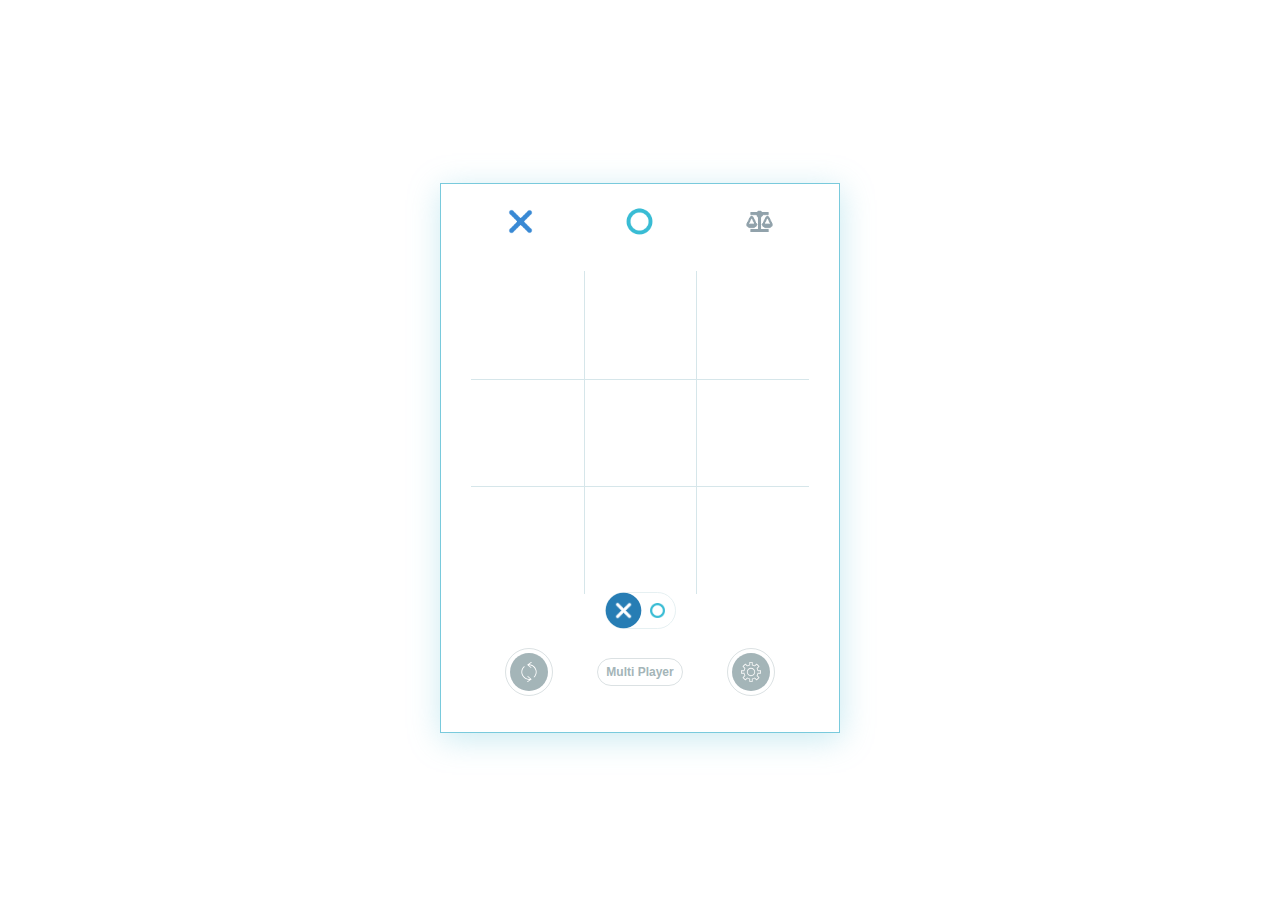
<file: TicTacToe/min/index.html>
<!DOCTYPE html><html lang=en><meta charset=UTF-8><meta content="IE=edge"http-equiv=X-UA-Compatible><meta content="width=device-width,initial-scale=1"name=viewport><title>TicTacToe</title><link rel="icon" type="image/x-icon" href="https://bit.ly/3EmR6Ut"><link href=style.css rel=stylesheet><body><noscript>You need to enable JavaScript to run this app.</noscript><div class=game><div class=score-board><div class=player-x><img alt=""src=./images/x.png> <span class=x-counter></span></div><div class=player-o><img alt=""src=./images/o.png> <span class=o-counter></span></div><div class=draw><img alt=""src=./images/d.png> <span class=draw-counter></span></div></div><div class=board><div class=winning-line-wrap><div class=winning-line></div></div><div class=board-wrap><div class=board-tile data-index=0></div><div class=board-tile data-index=1></div><div class=board-tile data-index=2></div><div class=board-tile data-index=3></div><div class=board-tile data-index=4></div><div class=board-tile data-index=5></div><div class=board-tile data-index=6></div><div class=board-tile data-index=7></div><div class=board-tile data-index=8></div></div></div><div class=move-status><span class="myturn-x x-move"><img alt=""src=./images/x.png></span><span class=o-move><img alt=""src=./images/o.png></span></div><div class=button-wrap><div class=button><button class=reset></button></div><div class=game-mode>Multi Player</div><div class=button><button class=settings></button></div></div></div><script src=index.min.js type=module></script>
</file>
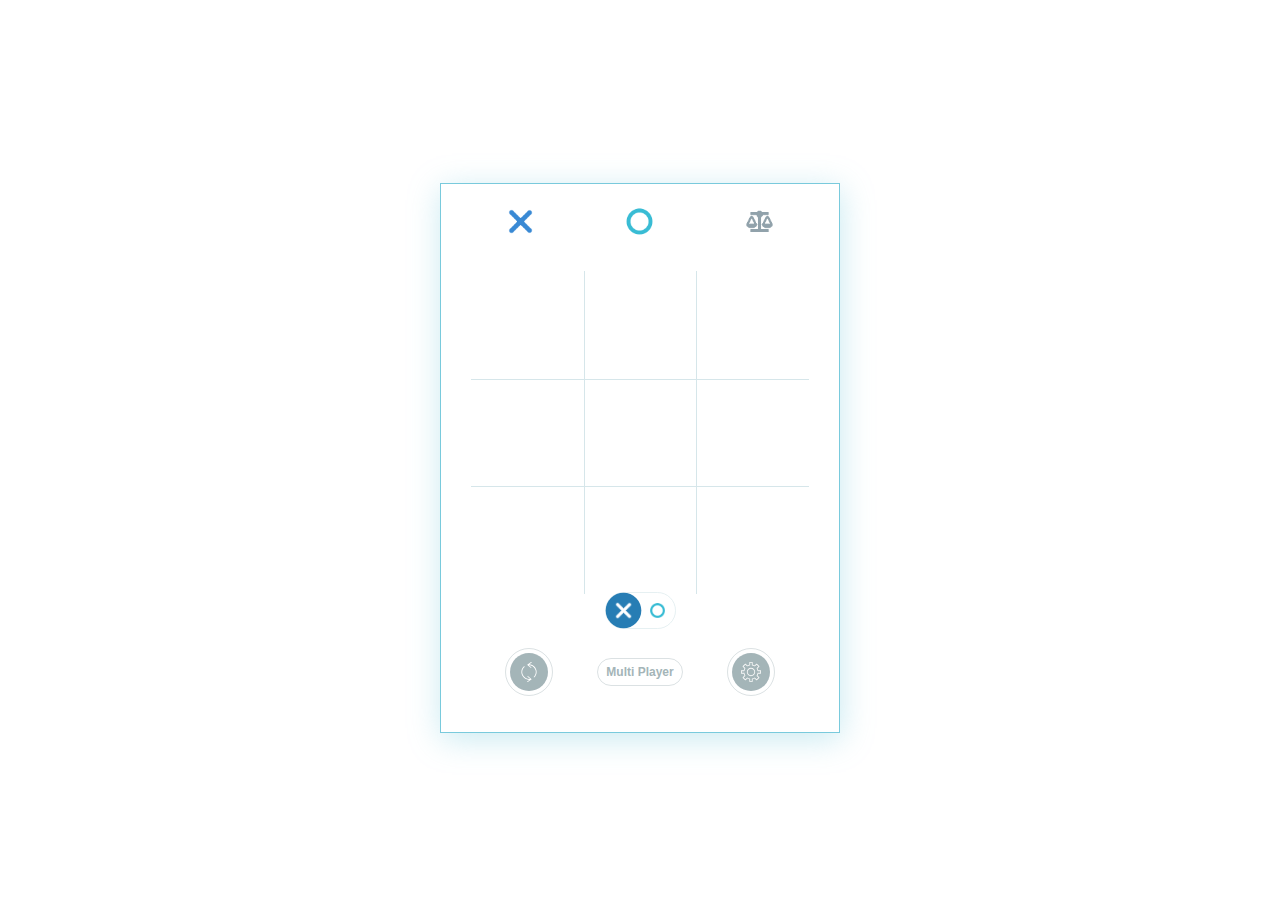
<file: TicTacToe/min/tictac.html>
<!DOCTYPE html><html lang=en><meta charset=UTF-8><meta content="IE=edge"http-equiv=X-UA-Compatible><meta content="width=device-width,initial-scale=1"name=viewport><title>Document</title><link href=style.css rel=stylesheet><body><noscript>You need to enable JavaScript to run this app.</noscript><div class=game><div class=score-board><div class=player-x><img alt=""src=./images/x.png> <span class=x-counter></span></div><div class=player-o><img alt=""src=./images/o.png> <span class=o-counter></span></div><div class=draw><img alt=""src=./images/d.png> <span class=draw-counter></span></div></div><div class=board><div class=winning-line-wrap><div class=winning-line></div></div><div class=board-wrap><div class=board-tile data-index=0></div><div class=board-tile data-index=1></div><div class=board-tile data-index=2></div><div class=board-tile data-index=3></div><div class=board-tile data-index=4></div><div class=board-tile data-index=5></div><div class=board-tile data-index=6></div><div class=board-tile data-index=7></div><div class=board-tile data-index=8></div></div></div><div class=move-status><span class="myturn-x x-move"><img alt=""src=./images/x.png></span><span class=o-move><img alt=""src=./images/o.png></span></div><div class=button-wrap><div class=button><button class=reset></button></div><div class=game-mode>Multi Player</div><div class=button><button class=settings></button></div></div></div><script src=index.min.js type=module></script>
</file>
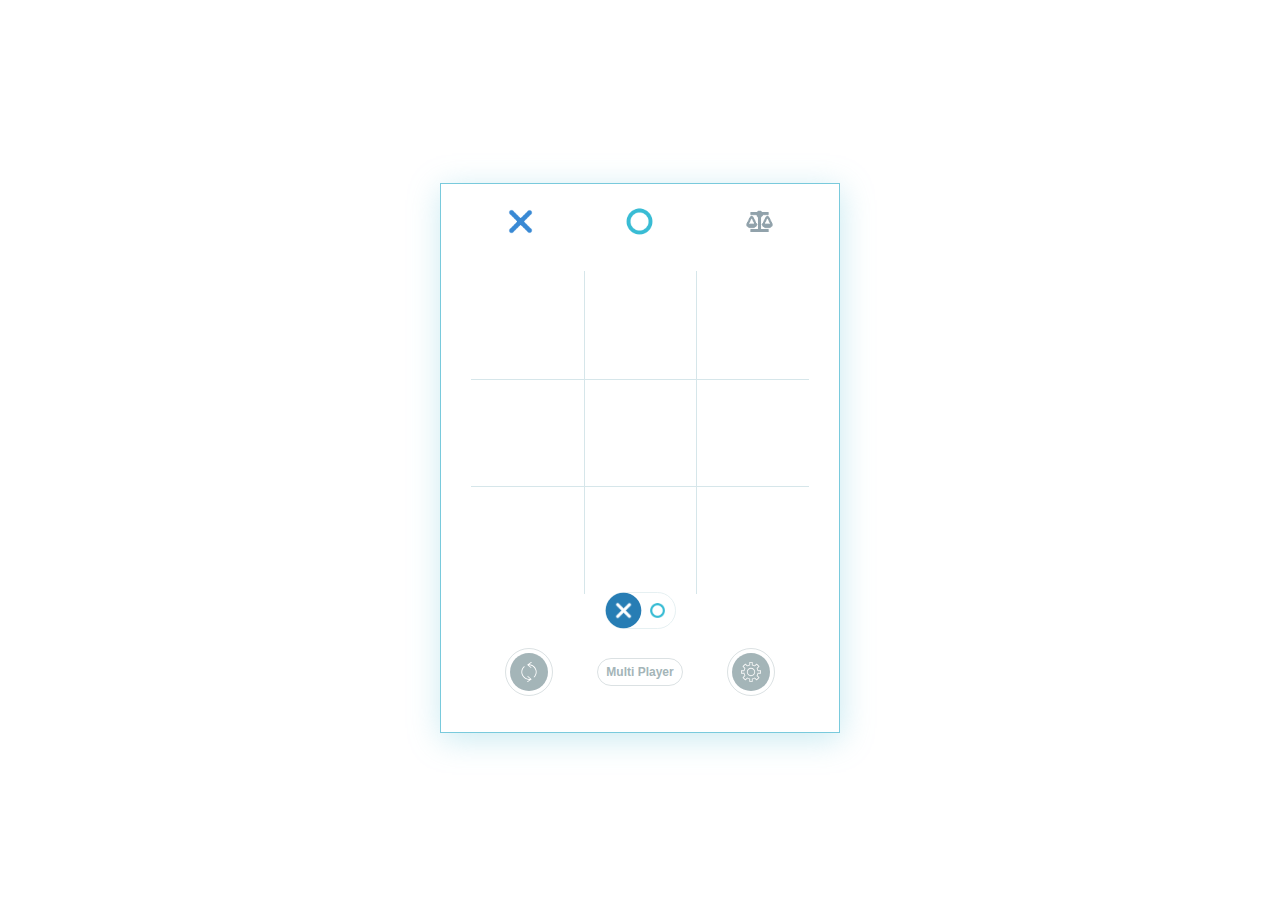
<file: TicTacToe/src/tictac.html>
<!DOCTYPE html>
<html lang="en">

<head>
  <meta charset="UTF-8">
  <meta http-equiv="X-UA-Compatible" content="IE=edge">
  <meta name="viewport" content="width=device-width, initial-scale=1.0">
  <title>Document</title>
  <link rel="stylesheet" href="style.css">
</head>

<body>
  <noscript>You need to enable JavaScript to run this app.</noscript>
  <div class="game">
    <div class="score-board">
      <div class="player-x">
        <img src="./images/x.png" alt="">
        <span class="x-counter"></span>
      </div>
      <div class="player-o">
        <img src="./images/o.png" alt="">
        <span class="o-counter"></span>
      </div>
      <div class="draw">
        <img src="./images/d.png" alt="">
        <span class="draw-counter"></span>
      </div>
    </div>
    <div class="board">
      <div class="winning-line-wrap">
        <div class="winning-line"></div>
      </div>
      <div class="board-wrap">
        <div class="board-tile" data-index="0"></div>
        <div class="board-tile" data-index="1"></div>
        <div class="board-tile" data-index="2"></div>
        <div class="board-tile" data-index="3"></div>
        <div class="board-tile" data-index="4"></div>
        <div class="board-tile" data-index="5"></div>
        <div class="board-tile" data-index="6"></div>
        <div class="board-tile" data-index="7"></div>
        <div class="board-tile" data-index="8"></div>
      </div>

    </div>
    <div class="move-status">
      <span class="x-move myturn-x"><img src="./images/x.png" alt=""></span>
      <span class="o-move"><img src="./images/o.png" alt=""></span>
    </div>

    <div class="button-wrap">
      <div class="button"><button class="reset"></button></div>
      <div class="game-mode">Multi Player</div>
      <div class="button"><button class="settings"></button></div>
    </div>
  </div>

  <script src="index.js" type="module"></script>
</body>

</html>
</file>
<file: TicTacToe/src/style.css>
body {
  display: -webkit-box;
  display: -ms-flexbox;
  display: flex;
  -webkit-box-align: center;
      -ms-flex-align: center;
          align-items: center;
  -webkit-box-pack: center;
      -ms-flex-pack: center;
          justify-content: center;
  height: 100vh;
  max-width: 100%;
  /* gap: 5vw; */
  -webkit-box-orient: vertical;
  -webkit-box-direction: normal;
      -ms-flex-direction: column;
          flex-direction: column;
  font-family: -apple-system, BlinkMacSystemFont, "Segoe UI", Roboto, Oxygen, Ubuntu, Cantarell, "Open Sans", "Helvetica Neue", sans-serif;
  font-weight: 700;
  font-size: 1.2rem;
  color: #4c6a86;
}

.game {
  -webkit-user-select: none;
     -moz-user-select: none;
      -ms-user-select: none;
          user-select: none;
  display: -webkit-box;
  display: -ms-flexbox;
  display: flex;
  -webkit-box-orient: vertical;
  -webkit-box-direction: normal;
      -ms-flex-direction: column;
          flex-direction: column;
  width: 95vw;
  max-width: 400px;
  padding: 0 20px 10px;
  height: 550px;
  border: 1px solid #79cadc;
  -webkit-box-sizing: border-box;
          box-sizing: border-box;
  -webkit-box-shadow: 1px 6px 30px 0 rgba(121, 202, 220, 0.4);
          box-shadow: 1px 6px 30px 0 rgba(121, 202, 220, 0.4);
  position: relative;
}

.game .score-board {
  display: -webkit-box;
  display: -ms-flexbox;
  display: flex;
  -ms-flex-pack: distribute;
      justify-content: space-around;
}

.game .score-board div {
  display: -webkit-box;
  display: -ms-flexbox;
  display: flex;
  -webkit-box-orient: vertical;
  -webkit-box-direction: normal;
      -ms-flex-direction: column;
          flex-direction: column;
  -webkit-box-align: center;
      -ms-flex-align: center;
          align-items: center;
  -webkit-box-pack: center;
      -ms-flex-pack: center;
          justify-content: center;
  color: #9a9a9a;
  font-size: 0.875rem;
}

.game .score-board div img {
  margin-bottom: -8px;
  -webkit-transform: scale(0.35);
          transform: scale(0.35);
}

.game .board {
  height: 60%;
  position: relative;
}

.game .board .board-wrap {
  height: 100%;
  -ms-grid-rows: (1fr)[3];
      grid-template-rows: repeat(3, 1fr);
  -ms-grid-columns: (1fr)[3];
      grid-template-columns: repeat(3, 1fr);
  display: -ms-grid;
  display: grid;
  margin: 20px 10px;
  -webkit-box-flex: 1;
      -ms-flex-positive: 1;
          flex-grow: 1;
  gap: 0;
}

.game .board .board-wrap .board-tile {
  display: -webkit-box;
  display: -ms-flexbox;
  display: flex;
  -webkit-box-align: center;
      -ms-flex-align: center;
          align-items: center;
  -webkit-box-pack: center;
      -ms-flex-pack: center;
          justify-content: center;
  width: 100%;
  height: 100%;
  position: relative;
  cursor: pointer;
  border-collapse: collapse;
  margin: 0;
}

.game .board .board-wrap .board-tile img {
  -webkit-transform: scale(55%);
          transform: scale(55%);
}

.game .board .board-wrap .board-tile:not(:nth-child(3n)) {
  border-right: 1px solid #d6e6ea;
}

.game .board .board-wrap .board-tile:not(:nth-last-child(-n + 3)) {
  border-bottom: 1px solid #d6e6ea;
}

.game .move-status {
  display: -webkit-inline-box;
  display: -ms-inline-flexbox;
  display: inline-flex;
  -webkit-box-pack: justify;
      -ms-flex-pack: justify;
          justify-content: space-between;
  position: relative;
  width: 65px;
  margin: 1.15rem auto;
  padding: 2px;
  border: 1px solid rgba(214, 230, 234, 0.6);
  border-radius: 24px;
}

.game .move-status span {
  display: -webkit-inline-box;
  display: -ms-inline-flexbox;
  display: inline-flex;
  border-radius: 50%;
  padding: 8px;
  margin-right: 3px;
  -webkit-transition: all 0.4s ease-in-out;
  transition: all 0.4s ease-in-out;
}

.game .move-status span img {
  width: 15px;
  height: 15px;
}

.game .button-wrap {
  display: -webkit-box;
  display: -ms-flexbox;
  display: flex;
  -webkit-box-pack: space-evenly;
      -ms-flex-pack: space-evenly;
          justify-content: space-evenly;
  -webkit-box-align: center;
      -ms-flex-align: center;
          align-items: center;
}

.game .button-wrap .button {
  width: 46px;
  display: -webkit-box;
  display: -ms-flexbox;
  display: flex;
  -webkit-box-align: center;
      -ms-flex-align: center;
          align-items: center;
  -webkit-box-pack: center;
      -ms-flex-pack: center;
          justify-content: center;
  height: 46px;
  border-radius: 50%;
  border: 1px solid rgba(164, 181, 184, 0.4);
  position: relative;
  -webkit-transition: all 0.4s ease-in;
  transition: all 0.4s ease-in;
  cursor: pointer;
}

.game .button-wrap .button .reset {
  content: "";
  width: 38px;
  height: 38px;
  border-radius: 50%;
  border: 1px solid rgba(164, 181, 184, 0.4);
  background: #a4b5b8 no-repeat center;
  outline: none;
  background-size: 20px;
  background-image: url("./images/restart.svg");
}

.game .button-wrap .button .reset:hover {
  -webkit-transition: all 0.4s ease-out;
  transition: all 0.4s ease-out;
  -webkit-animation: none;
          animation: none;
  background-color: #277db4 !important;
}

.game .button-wrap .button .settings {
  content: "";
  width: 38px;
  height: 38px;
  border-radius: 50%;
  border: 1px solid rgba(164, 181, 184, 0.4);
  background: #a4b5b8 no-repeat center;
  outline: none;
  background-size: 20px;
  background-image: url("./images/config.svg");
}

.game .button-wrap .button .settings:hover {
  -webkit-transition: all 0.4s ease-out;
  transition: all 0.4s ease-out;
  -webkit-animation: none;
          animation: none;
  background-color: #277db4 !important;
}

.game .button-wrap .button:hover {
  border-color: rgba(39, 125, 180, 0.4);
}

.game .button-wrap .game-mode {
  color: #a4b5b8;
  font-size: 12px;
  border: 1px solid rgba(164, 181, 184, 0.4);
  padding: 6px 8px;
  border-radius: 30px;
}

.myturn-x {
  -webkit-transform: scale(1.15);
          transform: scale(1.15);
  border-radius: 50%;
  background: #277db4;
}

.myturn-x img {
  -webkit-filter: brightness(0) invert(1);
          filter: brightness(0) invert(1);
}

.myturn-o {
  -webkit-transform: scale(1.15);
          transform: scale(1.15);
  background: #51bad1;
}

.myturn-o img {
  -webkit-filter: brightness(0) invert(1);
          filter: brightness(0) invert(1);
}

.pulse {
  background-color: #277db4 !important;
  -webkit-animation: pulse 1.5s infinite;
          animation: pulse 1.5s infinite;
  -webkit-box-shadow: 0 0 0 0 rgba(90, 153, 212, 0.5);
          box-shadow: 0 0 0 0 rgba(90, 153, 212, 0.5);
}

@-webkit-keyframes pulse {
  0% {
    -webkit-transform: scale(0.9);
            transform: scale(0.9);
  }
  70% {
    -webkit-transform: scale(1);
            transform: scale(1);
    -webkit-box-shadow: 0 0 0 50px rgba(90, 153, 212, 0);
            box-shadow: 0 0 0 50px rgba(90, 153, 212, 0);
  }
  100% {
    -webkit-transform: scale(0.9);
            transform: scale(0.9);
    -webkit-box-shadow: 0 0 0 0 rgba(90, 153, 212, 0);
            box-shadow: 0 0 0 0 rgba(90, 153, 212, 0);
  }
}

@keyframes pulse {
  0% {
    -webkit-transform: scale(0.9);
            transform: scale(0.9);
  }
  70% {
    -webkit-transform: scale(1);
            transform: scale(1);
    -webkit-box-shadow: 0 0 0 50px rgba(90, 153, 212, 0);
            box-shadow: 0 0 0 50px rgba(90, 153, 212, 0);
  }
  100% {
    -webkit-transform: scale(0.9);
            transform: scale(0.9);
    -webkit-box-shadow: 0 0 0 0 rgba(90, 153, 212, 0);
            box-shadow: 0 0 0 0 rgba(90, 153, 212, 0);
  }
}

@-webkit-keyframes line {
  0% {
    width: 0;
  }
  100% {
    width: 90%;
  }
}

@keyframes line {
  0% {
    width: 0;
  }
  100% {
    width: 90%;
  }
}

@-webkit-keyframes zoom {
  0% {
    -webkit-transform: scale(0);
            transform: scale(0);
  }
  100% {
    -webkit-transform: scale(1);
            transform: scale(1);
  }
}

@keyframes zoom {
  0% {
    -webkit-transform: scale(0);
            transform: scale(0);
  }
  100% {
    -webkit-transform: scale(1);
            transform: scale(1);
  }
}

.zoom-in {
  -webkit-animation: zoom 1.3s linear 1;
          animation: zoom 1.3s linear 1;
}

.winning-line-wrap {
  position: absolute;
  -webkit-box-sizing: border-box;
          box-sizing: border-box;
  padding: 0 5px;
  z-index: 9;
  width: 100%;
  display: none;
}

.winning-line-wrap[class*="winning-line-wrap-"] .winning-line {
  -webkit-animation: line 0.6s ease-in-out 0.3s 1;
          animation: line 0.6s ease-in-out 0.3s 1;
}

.winning-line-wrap .winning-line {
  height: 5px;
  margin-top: -3px;
  background: #fd6593;
  background-color: #fc5296;
  background-image: linear-gradient(315deg, #fc5296 0%, #f67062 74%);
  -webkit-transition: all 0.2s ease-in-out;
  transition: all 0.2s ease-in-out;
  -webkit-animation: line 0.6s ease-in-out 0.3s 1;
          animation: line 0.6s ease-in-out 0.3s 1;
}

.winning-line-wrap-0-2 {
  top: 23%;
}

.winning-line-wrap-3-5 {
  top: 56%;
}

.winning-line-wrap-6-8 {
  top: 90%;
}

.winning-line-wrap-0-6,
.winning-line-wrap-1-7,
.winning-line-wrap-2-8 {
  -webkit-transform: rotate(90deg);
          transform: rotate(90deg);
  -webkit-transform-origin: top left;
          transform-origin: top left;
  width: 80%;
}

@media screen and (max-width: 400px) {
  .winning-line-wrap-0-6,
  .winning-line-wrap-1-7,
  .winning-line-wrap-2-8 {
    width: 100%;
  }
  .winning-line-wrap-0-8 {
    -webkit-transform: rotate(48.25deg) !important;
            transform: rotate(48.25deg) !important;
    width: 115% !important;
  }
  .winning-line-wrap-2-6,
  .winning-line-wrap-6-2 {
    -webkit-transform: rotate(-47.4deg) !important;
            transform: rotate(-47.4deg) !important;
    width: 130% !important;
    top: 50% !important;
    right: -19% !important;
  }
}

.winning-line-wrap-0-6 {
  left: 18.5%;
  top: 10%;
}

.winning-line-wrap-1-7 {
  left: 50%;
  top: 10%;
}

.winning-line-wrap-2-8 {
  left: 81%;
  top: 10%;
}

.winning-line-wrap-0-8,
.winning-line-wrap-2-6 {
  width: 113.15%;
  padding: 0 10px;
  -webkit-transform-origin: top left;
          transform-origin: top left;
}

.winning-line-wrap-0-8 {
  -webkit-transform: rotate(44.05deg);
          transform: rotate(44.05deg);
  left: 2rem;
  top: 2.4rem;
}

.winning-line-wrap-2-6,
.winning-line-wrap-6-2 {
  top: 56.5%;
  -webkit-transform: rotate(-44deg);
          transform: rotate(-44deg);
}

.gradient-text {
  /* Fallback: Set a background color. */
  /* Create the gradient. */
  background-image: linear-gradient(147deg, #990000 0%, #ff0000 74%);
  /* Set the background size and repeat properties. */
  background-size: 100%;
  background-repeat: repeat;
  /* Use the text as a mask for the background. */
  /* This will show the gradient as a text color rather than element bg. */
  -webkit-background-clip: text;
  -webkit-text-fill-color: transparent;
  -moz-background-clip: text;
  -moz-text-fill-color: transparent;
}
/*# sourceMappingURL=style.css.map */
</file>
